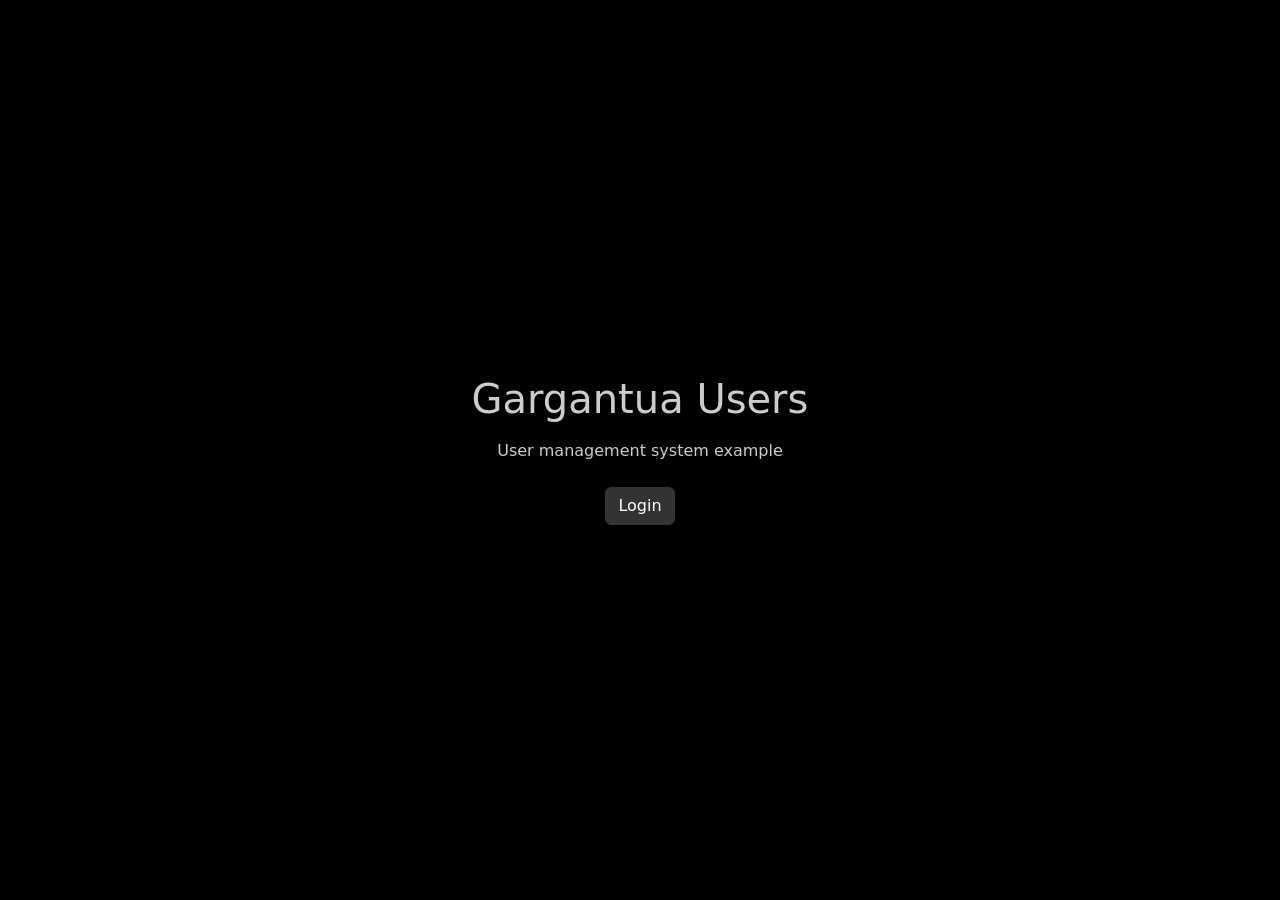
<file: index.html>
<!DOCTYPE html>
<html lang="en">
<head>
    <meta charset="UTF-8">
    <meta name="viewport" content="width=device-width, initial-scale=1">
    <title>Gargantua Users</title>
    <link href="https://cdn.jsdelivr.net/npm/bootstrap@5.3.1/dist/css/bootstrap.min.css" rel="stylesheet">
    <style>
        body { background-color: #000; color: #ccc; }
        a { color: #9cf; }
        .btn-dark { background-color: #333; border-color: #333; }
    </style>
</head>
<body class="d-flex flex-column justify-content-center align-items-center vh-100">
    <h1 class="mb-3">Gargantua Users</h1>
    <p class="mb-4">User management system example</p>
    <a href="/login/" class="btn btn-dark">Login</a>

    <script src="https://cdn.jsdelivr.net/npm/bootstrap@5.3.1/dist/js/bootstrap.bundle.min.js"></script>
</body>
</html>
</file>
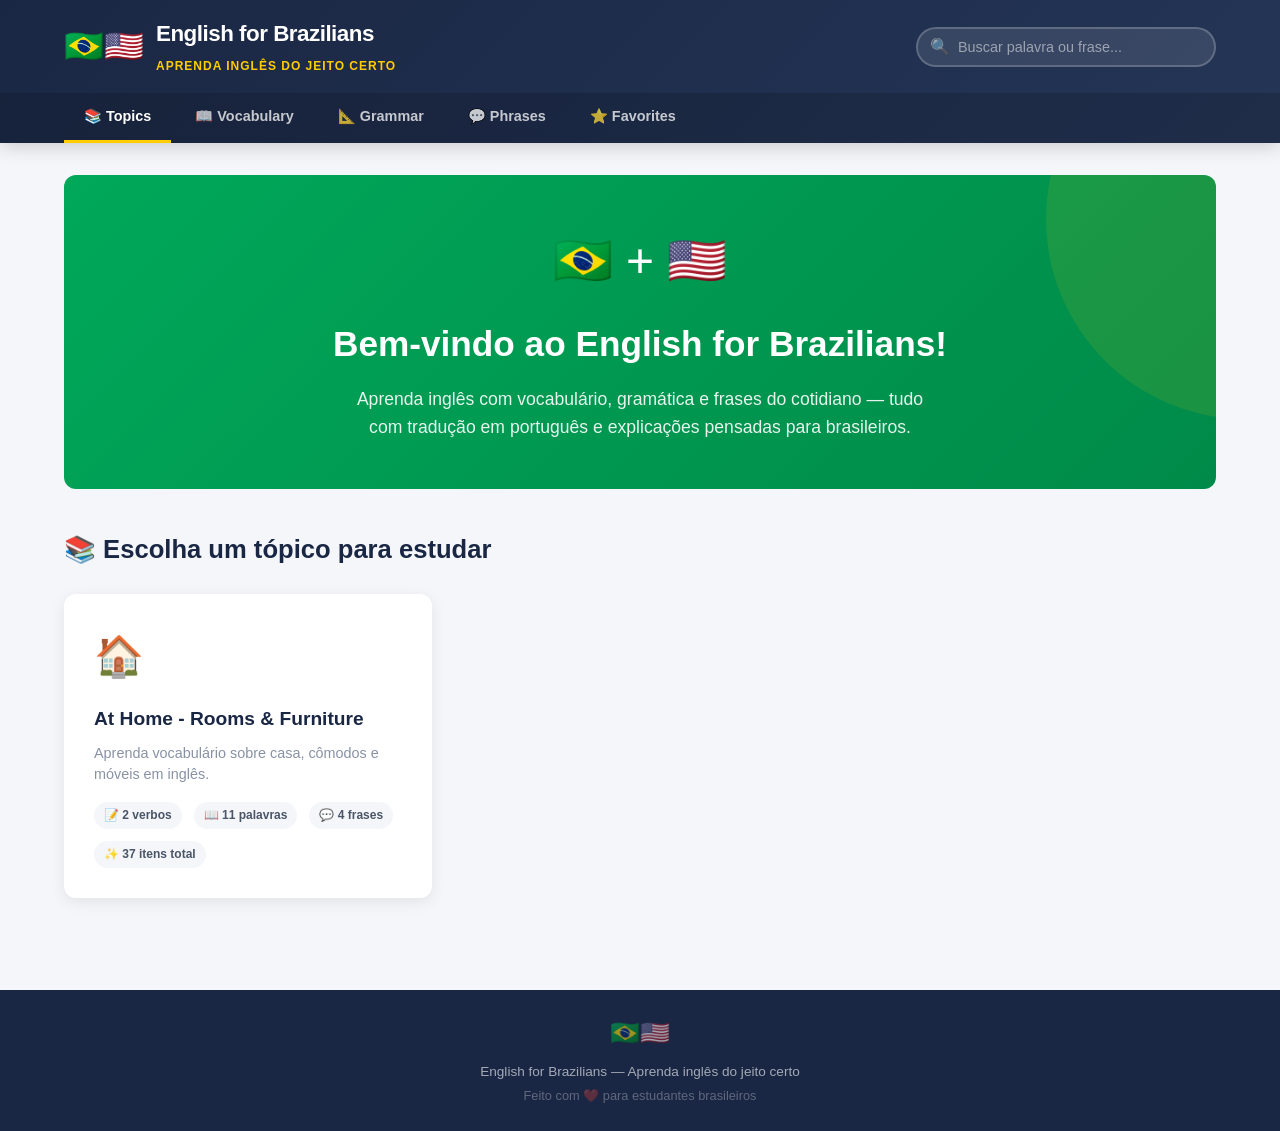
<file: english-for-brazilians/index.html>
<!DOCTYPE html>
<html lang="pt-BR">
<head>
  <meta charset="UTF-8" />
  <meta name="viewport" content="width=device-width, initial-scale=1.0" />
  <meta name="description" content="Aprenda inglês do jeito certo! English for Brazilians traz vocabulário, gramática e frases do cotidiano com tradução em português." />
  <title>English for Brazilians 🇧🇷🇺🇸</title>
  <link rel="stylesheet" href="css/styles.css" />
  <link rel="stylesheet" href="css/animations.css" />
</head>
<body>

  <!-- ============================
       HEADER
       ============================ -->
  <header class="header">
    <div class="header-top">
      <!-- Logo -->
      <a href="index.html" class="logo">
        <span class="logo-icon">🇧🇷🇺🇸</span>
        <div class="logo-text">
          <h1>English for Brazilians</h1>
          <span>Aprenda inglês do jeito certo</span>
        </div>
      </a>

      <!-- Busca -->
      <div class="search-container">
        <span class="search-icon">🔍</span>
        <input
          type="text"
          id="search-input"
          class="search-input"
          placeholder="Buscar palavra ou frase..."
          autocomplete="off"
        />
        <div id="search-results" class="search-results"></div>
      </div>

      <!-- Menu mobile toggle -->
      <button class="menu-toggle" id="menu-toggle" aria-label="Abrir menu">☰</button>
    </div>

    <!-- Navegação -->
    <nav class="nav" aria-label="Menu principal">
      <ul class="nav-list" id="nav-list">
        <li><a href="index.html" class="active">📚 Topics</a></li>
        <li><a href="index.html#vocabulary">📖 Vocabulary</a></li>
        <li><a href="index.html#grammar">📐 Grammar</a></li>
        <li><a href="index.html#phrases">💬 Phrases</a></li>
        <li><a href="favorites.html">⭐ Favorites</a></li>
      </ul>
    </nav>
  </header>

  <!-- ============================
       CONTEÚDO PRINCIPAL
       ============================ -->
  <main class="main-container">

    <!-- Hero banner -->
    <section class="hero animate-fade-in">
      <div class="hero-flags">🇧🇷 + 🇺🇸</div>
      <h2>Bem-vindo ao English for Brazilians!</h2>
      <p>
        Aprenda inglês com vocabulário, gramática e frases do cotidiano —
        tudo com tradução em português e explicações pensadas para brasileiros.
      </p>
    </section>

    <!-- Lista de tópicos -->
    <section class="topics-section" id="vocabulary">
      <h2>📚 Escolha um tópico para estudar</h2>
      <!-- Os cards são inseridos aqui pelo app.js -->
      <div class="topics-grid" id="topics-grid"></div>
    </section>

  </main>

  <!-- ============================
       FOOTER
       ============================ -->
  <footer class="footer">
    <div class="footer-flags">🇧🇷🇺🇸</div>
    <p>English for Brazilians &mdash; Aprenda inglês do jeito certo</p>
    <p style="margin-top:4px; font-size:0.8rem; opacity:0.5;">
      Feito com ❤️ para estudantes brasileiros
    </p>
  </footer>

  <!-- Scripts -->
  <script src="js/data.js"></script>
  <script src="js/favorites.js"></script>
  <script src="js/quiz.js"></script>
  <script src="js/app.js"></script>

</body>
</html>
</file>
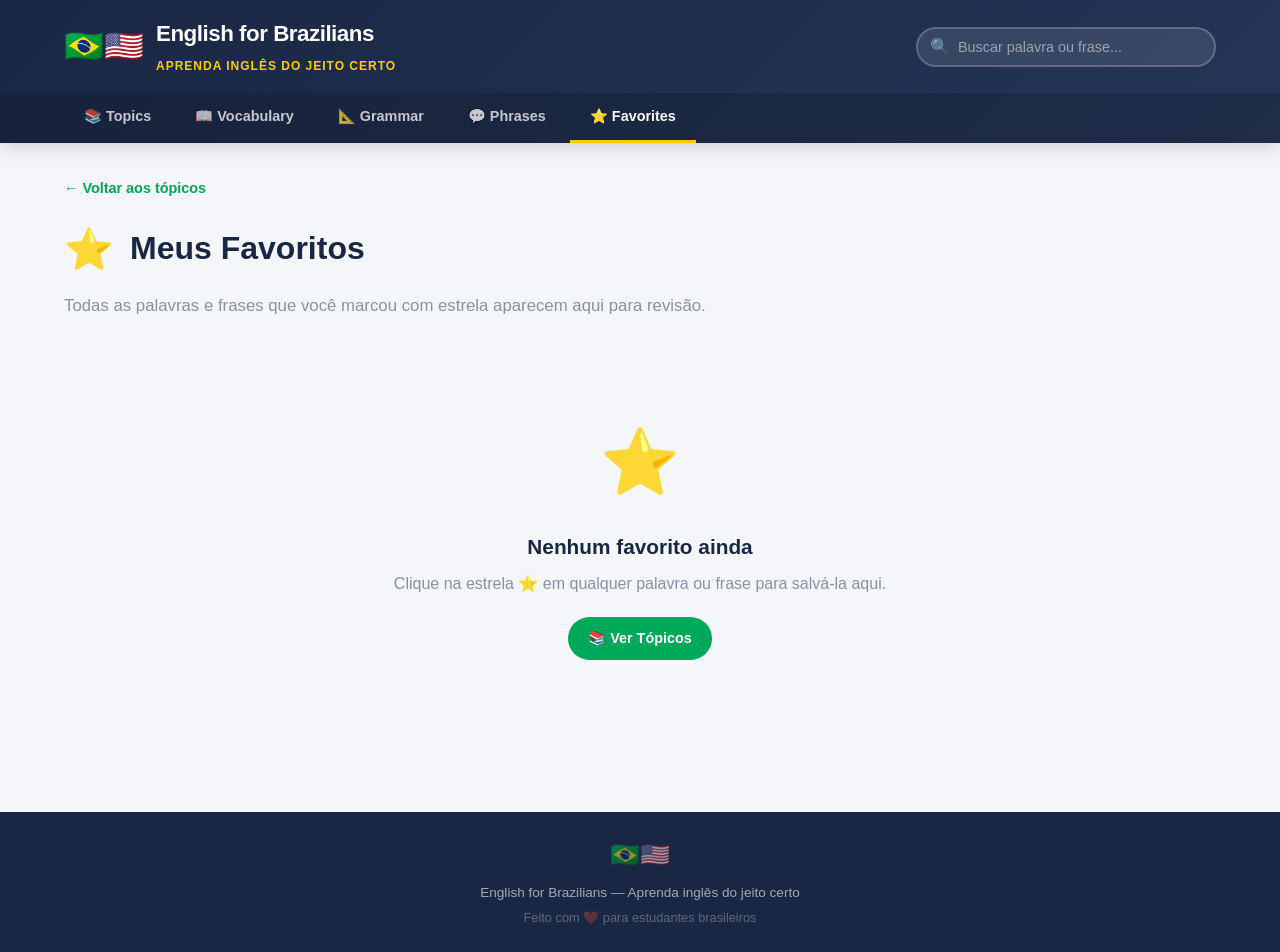
<file: english-for-brazilians/favorites.html>
<!DOCTYPE html>
<html lang="pt-BR">
<head>
  <meta charset="UTF-8" />
  <meta name="viewport" content="width=device-width, initial-scale=1.0" />
  <meta name="description" content="Seus itens favoritos salvos para revisão." />
  <title>Meus Favoritos | English for Brazilians</title>
  <link rel="stylesheet" href="css/styles.css" />
  <link rel="stylesheet" href="css/animations.css" />
</head>
<body>

  <!-- ============================
       HEADER
       ============================ -->
  <header class="header">
    <div class="header-top">
      <a href="index.html" class="logo">
        <span class="logo-icon">🇧🇷🇺🇸</span>
        <div class="logo-text">
          <h1>English for Brazilians</h1>
          <span>Aprenda inglês do jeito certo</span>
        </div>
      </a>

      <div class="search-container">
        <span class="search-icon">🔍</span>
        <input
          type="text"
          id="search-input"
          class="search-input"
          placeholder="Buscar palavra ou frase..."
          autocomplete="off"
        />
        <div id="search-results" class="search-results"></div>
      </div>

      <button class="menu-toggle" id="menu-toggle" aria-label="Abrir menu">☰</button>
    </div>

    <nav class="nav" aria-label="Menu principal">
      <ul class="nav-list" id="nav-list">
        <li><a href="index.html">📚 Topics</a></li>
        <li><a href="index.html#vocabulary">📖 Vocabulary</a></li>
        <li><a href="index.html#grammar">📐 Grammar</a></li>
        <li><a href="index.html#phrases">💬 Phrases</a></li>
        <li><a href="favorites.html" class="active">⭐ Favorites</a></li>
      </ul>
    </nav>
  </header>

  <!-- ============================
       CONTEÚDO DOS FAVORITOS
       ============================ -->
  <main class="main-container">

    <div class="topic-header animate-fade-in">
      <a href="index.html" class="back-link">← Voltar aos tópicos</a>
      <div class="topic-title">
        <span class="icon">⭐</span>
        <h2>Meus Favoritos</h2>
      </div>
      <p class="topic-description">
        Todas as palavras e frases que você marcou com estrela aparecem aqui para revisão.
      </p>
    </div>

    <!-- Conteúdo preenchido pelo app.js -->
    <div id="favorites-content"></div>

  </main>

  <!-- ============================
       FOOTER
       ============================ -->
  <footer class="footer">
    <div class="footer-flags">🇧🇷🇺🇸</div>
    <p>English for Brazilians &mdash; Aprenda inglês do jeito certo</p>
    <p style="margin-top:4px; font-size:0.8rem; opacity:0.5;">
      Feito com ❤️ para estudantes brasileiros
    </p>
  </footer>

  <!-- Scripts -->
  <script src="js/data.js"></script>
  <script src="js/favorites.js"></script>
  <script src="js/quiz.js"></script>
  <script src="js/app.js"></script>

</body>
</html>
</file>
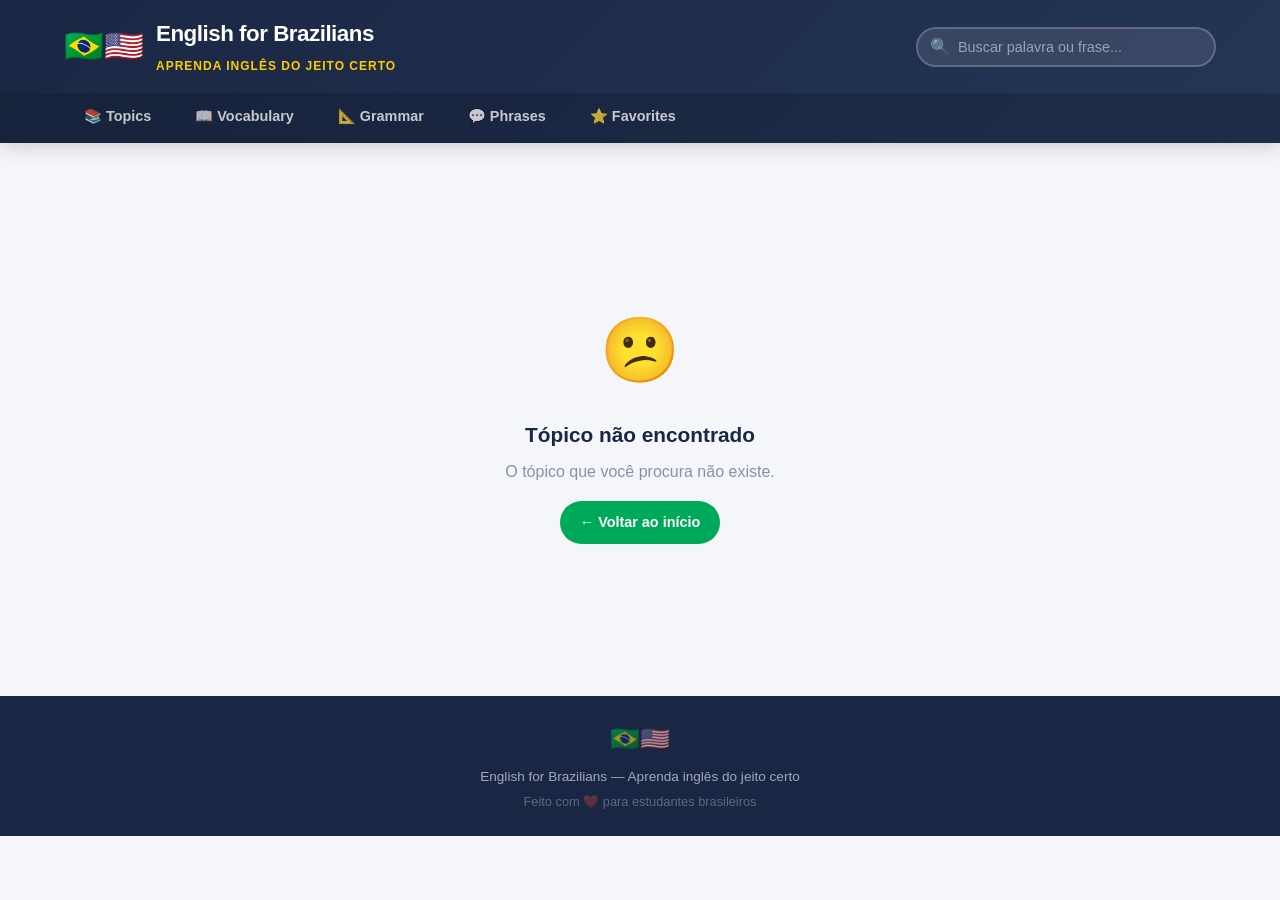
<file: english-for-brazilians/topic.html>
<!DOCTYPE html>
<html lang="pt-BR">
<head>
  <meta charset="UTF-8" />
  <meta name="viewport" content="width=device-width, initial-scale=1.0" />
  <meta name="description" content="Estude vocabulário, gramática e frases em inglês com tradução em português." />
  <title>Tópico | English for Brazilians</title>
  <link rel="stylesheet" href="css/styles.css" />
  <link rel="stylesheet" href="css/animations.css" />
</head>
<body>

  <!-- ============================
       HEADER
       ============================ -->
  <header class="header">
    <div class="header-top">
      <a href="index.html" class="logo">
        <span class="logo-icon">🇧🇷🇺🇸</span>
        <div class="logo-text">
          <h1>English for Brazilians</h1>
          <span>Aprenda inglês do jeito certo</span>
        </div>
      </a>

      <div class="search-container">
        <span class="search-icon">🔍</span>
        <input
          type="text"
          id="search-input"
          class="search-input"
          placeholder="Buscar palavra ou frase..."
          autocomplete="off"
        />
        <div id="search-results" class="search-results"></div>
      </div>

      <button class="menu-toggle" id="menu-toggle" aria-label="Abrir menu">☰</button>
    </div>

    <nav class="nav" aria-label="Menu principal">
      <ul class="nav-list" id="nav-list">
        <li><a href="index.html">📚 Topics</a></li>
        <li><a href="index.html#vocabulary">📖 Vocabulary</a></li>
        <li><a href="index.html#grammar">📐 Grammar</a></li>
        <li><a href="index.html#phrases">💬 Phrases</a></li>
        <li><a href="favorites.html">⭐ Favorites</a></li>
      </ul>
    </nav>
  </header>

  <!-- ============================
       CONTEÚDO DO TÓPICO
       ============================ -->
  <main class="main-container">

    <!-- Cabeçalho do tópico (preenchido pelo JS) -->
    <div id="topic-header" class="topic-header animate-fade-in"></div>

    <!-- Botões de controle (Study Mode, Quiz, Favoritos) -->
    <div id="topic-controls" class="topic-controls"></div>

    <!-- Seções de conteúdo (preenchidas pelo JS) -->
    <div id="topic-content"></div>

  </main>

  <!-- ============================
       FOOTER
       ============================ -->
  <footer class="footer">
    <div class="footer-flags">🇧🇷🇺🇸</div>
    <p>English for Brazilians &mdash; Aprenda inglês do jeito certo</p>
    <p style="margin-top:4px; font-size:0.8rem; opacity:0.5;">
      Feito com ❤️ para estudantes brasileiros
    </p>
  </footer>

  <!-- Scripts -->
  <script src="js/data.js"></script>
  <script src="js/favorites.js"></script>
  <script src="js/quiz.js"></script>
  <script src="js/app.js"></script>

</body>
</html>
</file>
<file: english-for-brazilians/css/styles.css>
/* ============================================
   styles.css - Estilos principais do site
   English for Brazilians
   ============================================ */

/* --- Variáveis de cores e tipografia --- */
:root {
  --green: #00A859;
  --green-dark: #008a49;
  --yellow: #FFCC00;
  --yellow-light: #fff3b0;
  --blue-dark: #1a2744;
  --blue-medium: #243556;
  --blue-light: #2e4268;
  --white: #ffffff;
  --gray-light: #f4f6f9;
  --gray: #8892a4;
  --gray-dark: #4a5568;
  --red: #e53e3e;
  --red-light: #fed7d7;
  --green-light: #c6f6d5;
  --shadow: 0 4px 15px rgba(0, 0, 0, 0.08);
  --shadow-hover: 0 8px 25px rgba(0, 0, 0, 0.15);
  --radius: 12px;
  --radius-sm: 8px;
  --transition: all 0.3s ease;

  /* Cores dos badges por seção */
  --badge-verbs: #6c5ce7;
  --badge-words: #00b894;
  --badge-phrases: #fdcb6e;
  --badge-grammar: #e17055;
  --badge-reallife: #0984e3;
}

/* --- Reset e base --- */
*, *::before, *::after {
  box-sizing: border-box;
  margin: 0;
  padding: 0;
}

html {
  scroll-behavior: smooth;
}

body {
  font-family: 'Segoe UI', -apple-system, BlinkMacSystemFont, Roboto, Oxygen, Ubuntu, sans-serif;
  background-color: var(--gray-light);
  color: var(--blue-dark);
  line-height: 1.6;
  min-height: 100vh;
}

/* --- Header --- */
.header {
  background: linear-gradient(135deg, var(--blue-dark) 0%, var(--blue-medium) 100%);
  color: var(--white);
  padding: 0;
  position: sticky;
  top: 0;
  z-index: 100;
  box-shadow: 0 2px 20px rgba(0, 0, 0, 0.2);
}

.header-top {
  display: flex;
  align-items: center;
  justify-content: space-between;
  padding: 16px 24px;
  max-width: 1200px;
  margin: 0 auto;
}

.logo {
  display: flex;
  align-items: center;
  gap: 12px;
  text-decoration: none;
  color: var(--white);
}

.logo-icon {
  font-size: 2rem;
}

.logo-text h1 {
  font-size: 1.4rem;
  font-weight: 800;
  letter-spacing: -0.5px;
}

.logo-text span {
  font-size: 0.75rem;
  color: var(--yellow);
  font-weight: 600;
  text-transform: uppercase;
  letter-spacing: 1px;
}

/* --- Barra de busca --- */
.search-container {
  position: relative;
  width: 300px;
}

.search-input {
  width: 100%;
  padding: 10px 16px 10px 40px;
  border: 2px solid rgba(255, 255, 255, 0.2);
  border-radius: 50px;
  background: rgba(255, 255, 255, 0.1);
  color: var(--white);
  font-size: 0.9rem;
  outline: none;
  transition: var(--transition);
}

.search-input::placeholder {
  color: rgba(255, 255, 255, 0.5);
}

.search-input:focus {
  border-color: var(--yellow);
  background: rgba(255, 255, 255, 0.15);
}

.search-icon {
  position: absolute;
  left: 14px;
  top: 50%;
  transform: translateY(-50%);
  font-size: 1rem;
  opacity: 0.6;
}

/* Resultados de busca */
.search-results {
  position: absolute;
  top: calc(100% + 8px);
  left: 0;
  right: 0;
  background: var(--white);
  border-radius: var(--radius-sm);
  box-shadow: var(--shadow-hover);
  max-height: 400px;
  overflow-y: auto;
  display: none;
  z-index: 200;
}

.search-results.active {
  display: block;
}

.search-result-item {
  padding: 12px 16px;
  border-bottom: 1px solid var(--gray-light);
  cursor: pointer;
  transition: var(--transition);
  color: var(--blue-dark);
}

.search-result-item:hover {
  background: var(--gray-light);
}

.search-result-item .result-en {
  font-weight: 600;
  font-size: 0.95rem;
}

.search-result-item .result-pt {
  font-size: 0.8rem;
  color: var(--gray);
}

.search-result-item .result-topic {
  font-size: 0.7rem;
  color: var(--green);
  margin-top: 2px;
}

/* --- Navegação --- */
.nav {
  background: rgba(0, 0, 0, 0.15);
}

.nav-list {
  display: flex;
  list-style: none;
  max-width: 1200px;
  margin: 0 auto;
  padding: 0 24px;
  gap: 4px;
}

.nav-list a {
  display: block;
  padding: 12px 20px;
  color: rgba(255, 255, 255, 0.75);
  text-decoration: none;
  font-size: 0.9rem;
  font-weight: 600;
  transition: var(--transition);
  border-bottom: 3px solid transparent;
}

.nav-list a:hover,
.nav-list a.active {
  color: var(--white);
  border-bottom-color: var(--yellow);
}

/* Menu hambúrguer para mobile */
.menu-toggle {
  display: none;
  background: none;
  border: none;
  color: var(--white);
  font-size: 1.5rem;
  cursor: pointer;
  padding: 8px;
}

/* --- Container principal --- */
.main-container {
  max-width: 1200px;
  margin: 0 auto;
  padding: 32px 24px;
}

/* --- Seção hero da página principal --- */
.hero {
  text-align: center;
  padding: 48px 24px;
  background: linear-gradient(135deg, var(--green) 0%, var(--green-dark) 100%);
  border-radius: var(--radius);
  color: var(--white);
  margin-bottom: 40px;
  position: relative;
  overflow: hidden;
}

.hero::before {
  content: '';
  position: absolute;
  top: -50%;
  right: -20%;
  width: 400px;
  height: 400px;
  background: rgba(255, 204, 0, 0.1);
  border-radius: 50%;
}

.hero h2 {
  font-size: 2.2rem;
  font-weight: 800;
  margin-bottom: 12px;
  position: relative;
}

.hero p {
  font-size: 1.1rem;
  opacity: 0.9;
  max-width: 600px;
  margin: 0 auto;
  position: relative;
}

.hero-flags {
  font-size: 3rem;
  margin-bottom: 16px;
}

/* --- Grid de cards de tópicos --- */
.topics-section h2 {
  font-size: 1.6rem;
  font-weight: 700;
  margin-bottom: 24px;
  color: var(--blue-dark);
}

.topics-grid {
  display: grid;
  grid-template-columns: repeat(auto-fill, minmax(280px, 1fr));
  gap: 24px;
}

.topic-card {
  background: var(--white);
  border-radius: var(--radius);
  padding: 28px;
  box-shadow: var(--shadow);
  cursor: pointer;
  transition: var(--transition);
  text-decoration: none;
  color: inherit;
  display: block;
  position: relative;
  overflow: hidden;
  border: 2px solid transparent;
}

.topic-card:hover {
  transform: translateY(-4px);
  box-shadow: var(--shadow-hover);
  border-color: var(--green);
}

.topic-card-icon {
  font-size: 2.5rem;
  margin-bottom: 16px;
}

.topic-card h3 {
  font-size: 1.2rem;
  font-weight: 700;
  margin-bottom: 8px;
  color: var(--blue-dark);
}

.topic-card p {
  font-size: 0.9rem;
  color: var(--gray);
  line-height: 1.5;
}

.topic-card-stats {
  margin-top: 16px;
  display: flex;
  gap: 12px;
  flex-wrap: wrap;
}

.topic-card-stat {
  font-size: 0.75rem;
  padding: 4px 10px;
  border-radius: 50px;
  background: var(--gray-light);
  color: var(--gray-dark);
  font-weight: 600;
}

/* --- Página do tópico --- */
.topic-header {
  margin-bottom: 32px;
}

.back-link {
  display: inline-flex;
  align-items: center;
  gap: 8px;
  color: var(--green);
  text-decoration: none;
  font-weight: 600;
  font-size: 0.9rem;
  margin-bottom: 16px;
  transition: var(--transition);
}

.back-link:hover {
  color: var(--green-dark);
}

.topic-title {
  display: flex;
  align-items: center;
  gap: 16px;
  margin-bottom: 12px;
}

.topic-title h2 {
  font-size: 2rem;
  font-weight: 800;
  color: var(--blue-dark);
}

.topic-title .icon {
  font-size: 2.5rem;
}

.topic-description {
  font-size: 1.05rem;
  color: var(--gray);
}

/* --- Barra de controles do tópico --- */
.topic-controls {
  display: flex;
  gap: 12px;
  margin-bottom: 32px;
  flex-wrap: wrap;
}

.btn {
  display: inline-flex;
  align-items: center;
  gap: 8px;
  padding: 10px 20px;
  border: none;
  border-radius: 50px;
  font-size: 0.9rem;
  font-weight: 600;
  cursor: pointer;
  transition: var(--transition);
  text-decoration: none;
}

.btn-primary {
  background: var(--green);
  color: var(--white);
}

.btn-primary:hover {
  background: var(--green-dark);
}

.btn-primary.active {
  background: var(--blue-dark);
}

.btn-secondary {
  background: var(--white);
  color: var(--blue-dark);
  border: 2px solid #e2e8f0;
}

.btn-secondary:hover {
  border-color: var(--green);
  color: var(--green);
}

.btn-warning {
  background: var(--yellow);
  color: var(--blue-dark);
}

.btn-warning:hover {
  background: #e6b800;
}

/* --- Seções de conteúdo --- */
.content-section {
  margin-bottom: 40px;
}

.section-header {
  display: flex;
  align-items: center;
  justify-content: space-between;
  margin-bottom: 20px;
  flex-wrap: wrap;
  gap: 12px;
}

.section-title {
  display: flex;
  align-items: center;
  gap: 12px;
}

.section-badge {
  display: inline-block;
  padding: 6px 16px;
  border-radius: 50px;
  font-size: 0.8rem;
  font-weight: 700;
  color: var(--white);
  text-transform: uppercase;
  letter-spacing: 0.5px;
}

.badge-verbs { background: var(--badge-verbs); }
.badge-words { background: var(--badge-words); }
.badge-phrases { background: var(--badge-phrases); color: var(--blue-dark); }
.badge-grammar { background: var(--badge-grammar); }
.badge-reallife { background: var(--badge-reallife); }

.section-title h3 {
  font-size: 1.3rem;
  font-weight: 700;
}

/* --- Cards de flashcard --- */
.cards-grid {
  display: grid;
  grid-template-columns: repeat(auto-fill, minmax(260px, 1fr));
  gap: 16px;
}

.flashcard-wrapper {
  perspective: 1000px;
  height: 120px;
}

.flashcard {
  position: relative;
  width: 100%;
  height: 100%;
  transition: transform 0.6s ease;
  transform-style: preserve-3d;
  cursor: pointer;
}

.flashcard.flipped {
  transform: rotateY(180deg);
}

.flashcard-front,
.flashcard-back {
  position: absolute;
  top: 0;
  left: 0;
  width: 100%;
  height: 100%;
  backface-visibility: hidden;
  border-radius: var(--radius-sm);
  display: flex;
  flex-direction: column;
  align-items: center;
  justify-content: center;
  padding: 16px;
  text-align: center;
  box-shadow: var(--shadow);
}

.flashcard-front {
  background: var(--white);
  border: 2px solid #e2e8f0;
}

.flashcard-front:hover {
  border-color: var(--green);
}

.flashcard-back {
  background: linear-gradient(135deg, var(--green) 0%, var(--green-dark) 100%);
  color: var(--white);
  transform: rotateY(180deg);
}

.flashcard-lang {
  font-size: 0.7rem;
  font-weight: 600;
  text-transform: uppercase;
  letter-spacing: 1px;
  margin-bottom: 6px;
  opacity: 0.7;
}

.flashcard-text {
  font-size: 1.05rem;
  font-weight: 600;
  line-height: 1.4;
}

/* Botão de favorito no flashcard */
.favorite-btn {
  position: absolute;
  top: 8px;
  right: 8px;
  background: none;
  border: none;
  font-size: 1.2rem;
  cursor: pointer;
  opacity: 0.3;
  transition: var(--transition);
  z-index: 10;
}

.favorite-btn:hover,
.favorite-btn.active {
  opacity: 1;
  transform: scale(1.2);
}

.favorite-btn.active {
  color: var(--yellow);
}

/* --- Modo estudo: esconde traduções --- */
.study-mode .flashcard-wrapper {
  height: 100px;
}

.study-mode .flashcard.flipped {
  transform: none;
}

.study-mode .flashcard-back {
  display: none;
}

.study-mode .flashcard.revealed .flashcard-back {
  display: flex;
  position: relative;
  transform: none;
  border-radius: 0 0 var(--radius-sm) var(--radius-sm);
}

.study-mode .flashcard.revealed .flashcard-front {
  border-radius: var(--radius-sm) var(--radius-sm) 0 0;
  position: relative;
}

.study-mode .flashcard.revealed {
  transform: none;
}

.study-mode .flashcard-wrapper {
  height: auto;
}

.study-mode .flashcard {
  display: flex;
  flex-direction: column;
}

.study-mode .flashcard-front,
.study-mode .flashcard-back {
  position: relative;
  backface-visibility: visible;
}

/* Barra de progresso do modo estudo */
.study-progress {
  display: none;
  align-items: center;
  gap: 12px;
  margin-bottom: 20px;
  padding: 16px 20px;
  background: var(--white);
  border-radius: var(--radius-sm);
  box-shadow: var(--shadow);
}

.study-progress.active {
  display: flex;
}

.progress-bar {
  flex: 1;
  height: 8px;
  background: #e2e8f0;
  border-radius: 50px;
  overflow: hidden;
}

.progress-fill {
  height: 100%;
  background: linear-gradient(90deg, var(--green), var(--yellow));
  border-radius: 50px;
  transition: width 0.4s ease;
  width: 0%;
}

.progress-text {
  font-size: 0.85rem;
  font-weight: 600;
  color: var(--gray-dark);
  white-space: nowrap;
}

/* --- Explicação gramatical --- */
.grammar-box {
  background: var(--white);
  border-radius: var(--radius);
  padding: 24px;
  margin-bottom: 24px;
  box-shadow: var(--shadow);
  border-left: 4px solid var(--badge-grammar);
}

.grammar-box h4 {
  font-size: 1.1rem;
  font-weight: 700;
  margin-bottom: 12px;
  color: var(--badge-grammar);
}

.grammar-box p {
  margin-bottom: 8px;
  line-height: 1.7;
}

.grammar-table {
  width: 100%;
  border-collapse: collapse;
  margin-top: 12px;
}

.grammar-table th,
.grammar-table td {
  padding: 10px 16px;
  text-align: left;
  border: 1px solid #e2e8f0;
  font-size: 0.9rem;
}

.grammar-table th {
  background: var(--gray-light);
  font-weight: 700;
}

/* --- Quiz --- */
.quiz-overlay {
  position: fixed;
  top: 0;
  left: 0;
  right: 0;
  bottom: 0;
  background: rgba(26, 39, 68, 0.85);
  z-index: 500;
  display: none;
  align-items: center;
  justify-content: center;
  padding: 24px;
}

.quiz-overlay.active {
  display: flex;
}

.quiz-container {
  background: var(--white);
  border-radius: var(--radius);
  padding: 40px;
  max-width: 550px;
  width: 100%;
  text-align: center;
  box-shadow: 0 20px 60px rgba(0, 0, 0, 0.3);
  position: relative;
}

.quiz-close {
  position: absolute;
  top: 16px;
  right: 16px;
  background: none;
  border: none;
  font-size: 1.5rem;
  cursor: pointer;
  color: var(--gray);
  transition: var(--transition);
}

.quiz-close:hover {
  color: var(--red);
}

.quiz-progress {
  font-size: 0.85rem;
  color: var(--gray);
  margin-bottom: 8px;
}

.quiz-question {
  font-size: 1.5rem;
  font-weight: 700;
  margin-bottom: 8px;
  color: var(--blue-dark);
}

.quiz-hint {
  font-size: 0.85rem;
  color: var(--gray);
  margin-bottom: 24px;
}

.quiz-options {
  display: flex;
  flex-direction: column;
  gap: 12px;
  margin-bottom: 24px;
}

.quiz-option {
  padding: 14px 20px;
  border: 2px solid #e2e8f0;
  border-radius: var(--radius-sm);
  background: var(--white);
  cursor: pointer;
  font-size: 1rem;
  transition: var(--transition);
  text-align: left;
}

.quiz-option:hover:not(.disabled) {
  border-color: var(--green);
  background: var(--gray-light);
}

.quiz-option.correct {
  border-color: var(--green);
  background: var(--green-light);
  color: var(--green-dark);
}

.quiz-option.incorrect {
  border-color: var(--red);
  background: var(--red-light);
  color: var(--red);
}

.quiz-option.disabled {
  cursor: default;
  opacity: 0.6;
}

.quiz-score {
  font-size: 3rem;
  font-weight: 800;
  color: var(--green);
  margin: 20px 0 8px;
}

.quiz-score-label {
  font-size: 1.1rem;
  color: var(--gray-dark);
  margin-bottom: 24px;
}

.quiz-input-container {
  margin-bottom: 24px;
}

.quiz-input {
  width: 100%;
  padding: 14px 20px;
  border: 2px solid #e2e8f0;
  border-radius: var(--radius-sm);
  font-size: 1rem;
  outline: none;
  transition: var(--transition);
  text-align: center;
}

.quiz-input:focus {
  border-color: var(--green);
}

.quiz-input.correct {
  border-color: var(--green);
  background: var(--green-light);
}

.quiz-input.incorrect {
  border-color: var(--red);
  background: var(--red-light);
}

.quiz-feedback {
  font-size: 0.9rem;
  margin-top: 8px;
  font-weight: 600;
}

.quiz-feedback.correct { color: var(--green); }
.quiz-feedback.incorrect { color: var(--red); }

/* --- Página de favoritos --- */
.favorites-empty {
  text-align: center;
  padding: 60px 24px;
  color: var(--gray);
}

.favorites-empty .empty-icon {
  font-size: 4rem;
  margin-bottom: 16px;
}

.favorites-empty h3 {
  font-size: 1.3rem;
  margin-bottom: 8px;
  color: var(--blue-dark);
}

/* --- Footer --- */
.footer {
  background: var(--blue-dark);
  color: rgba(255, 255, 255, 0.6);
  text-align: center;
  padding: 24px;
  margin-top: 60px;
  font-size: 0.85rem;
}

.footer a {
  color: var(--yellow);
  text-decoration: none;
}

.footer-flags {
  font-size: 1.5rem;
  margin-bottom: 8px;
}

/* --- Responsivo --- */
@media (max-width: 768px) {
  .header-top {
    flex-wrap: wrap;
    gap: 12px;
  }

  .search-container {
    width: 100%;
    order: 3;
  }

  .menu-toggle {
    display: block;
    order: 2;
  }

  .nav-list {
    display: none;
    flex-direction: column;
    padding: 8px 24px 16px;
  }

  .nav-list.open {
    display: flex;
  }

  .nav-list a {
    padding: 10px 0;
    border-bottom: none;
    border-left: 3px solid transparent;
    padding-left: 12px;
  }

  .nav-list a:hover,
  .nav-list a.active {
    border-bottom: none;
    border-left-color: var(--yellow);
  }

  .hero h2 {
    font-size: 1.6rem;
  }

  .hero p {
    font-size: 0.95rem;
  }

  .topic-title h2 {
    font-size: 1.5rem;
  }

  .cards-grid {
    grid-template-columns: 1fr;
  }

  .topics-grid {
    grid-template-columns: 1fr;
  }

  .quiz-container {
    padding: 24px;
  }

  .quiz-question {
    font-size: 1.2rem;
  }

  .topic-controls {
    flex-direction: column;
  }

  .btn {
    justify-content: center;
  }
}

@media (max-width: 480px) {
  .main-container {
    padding: 16px 12px;
  }

  .hero {
    padding: 32px 16px;
  }

  .flashcard-wrapper {
    height: 110px;
  }
}
</file>
<file: english-for-brazilians/css/animations.css>
/* ============================================
   animations.css - Animações do site
   English for Brazilians
   ============================================ */

/* --- Animação de entrada (fade in de baixo para cima) --- */
@keyframes fadeInUp {
  from {
    opacity: 0;
    transform: translateY(20px);
  }
  to {
    opacity: 1;
    transform: translateY(0);
  }
}

@keyframes fadeIn {
  from { opacity: 0; }
  to { opacity: 1; }
}

@keyframes slideDown {
  from {
    opacity: 0;
    transform: translateY(-10px);
  }
  to {
    opacity: 1;
    transform: translateY(0);
  }
}

@keyframes pulse {
  0%, 100% { transform: scale(1); }
  50% { transform: scale(1.05); }
}

@keyframes shake {
  0%, 100% { transform: translateX(0); }
  20%, 60% { transform: translateX(-5px); }
  40%, 80% { transform: translateX(5px); }
}

@keyframes popIn {
  0% {
    opacity: 0;
    transform: scale(0.8);
  }
  70% {
    transform: scale(1.05);
  }
  100% {
    opacity: 1;
    transform: scale(1);
  }
}

/* --- Classes de animação --- */
.animate-fade-in-up {
  animation: fadeInUp 0.5s ease forwards;
  opacity: 0;
}

.animate-fade-in {
  animation: fadeIn 0.4s ease forwards;
}

.animate-slide-down {
  animation: slideDown 0.3s ease forwards;
}

.animate-pop-in {
  animation: popIn 0.4s ease forwards;
}

.animate-shake {
  animation: shake 0.4s ease;
}

.animate-pulse {
  animation: pulse 0.3s ease;
}

/* Delays para animações em sequência (cards) */
.delay-1 { animation-delay: 0.05s; }
.delay-2 { animation-delay: 0.1s; }
.delay-3 { animation-delay: 0.15s; }
.delay-4 { animation-delay: 0.2s; }
.delay-5 { animation-delay: 0.25s; }
.delay-6 { animation-delay: 0.3s; }
.delay-7 { animation-delay: 0.35s; }
.delay-8 { animation-delay: 0.4s; }
.delay-9 { animation-delay: 0.45s; }
.delay-10 { animation-delay: 0.5s; }

/* --- Transição suave de hover nos cards --- */
.topic-card,
.flashcard-front,
.btn {
  transition: all 0.3s cubic-bezier(0.25, 0.46, 0.45, 0.94);
}

/* --- Animação de flip do flashcard --- */
.flashcard {
  transition: transform 0.6s cubic-bezier(0.4, 0, 0.2, 1);
}

/* --- Animação suave do progresso --- */
.progress-fill {
  transition: width 0.5s cubic-bezier(0.25, 0.46, 0.45, 0.94);
}

/* --- Resposta correta/incorreta no quiz --- */
.quiz-option.correct {
  animation: popIn 0.3s ease;
}

.quiz-option.incorrect {
  animation: shake 0.4s ease;
}

/* --- Efeito ripple nos botões --- */
.btn::after {
  content: '';
  position: absolute;
  top: 50%;
  left: 50%;
  width: 0;
  height: 0;
  border-radius: 50%;
  background: rgba(255, 255, 255, 0.3);
  transition: width 0.3s, height 0.3s;
  transform: translate(-50%, -50%);
}

.btn {
  position: relative;
  overflow: hidden;
}

.btn:active::after {
  width: 200px;
  height: 200px;
}

/* --- Reduz animações para quem prefere --- */
@media (prefers-reduced-motion: reduce) {
  *, *::before, *::after {
    animation-duration: 0.01ms !important;
    transition-duration: 0.01ms !important;
  }
}
</file>
